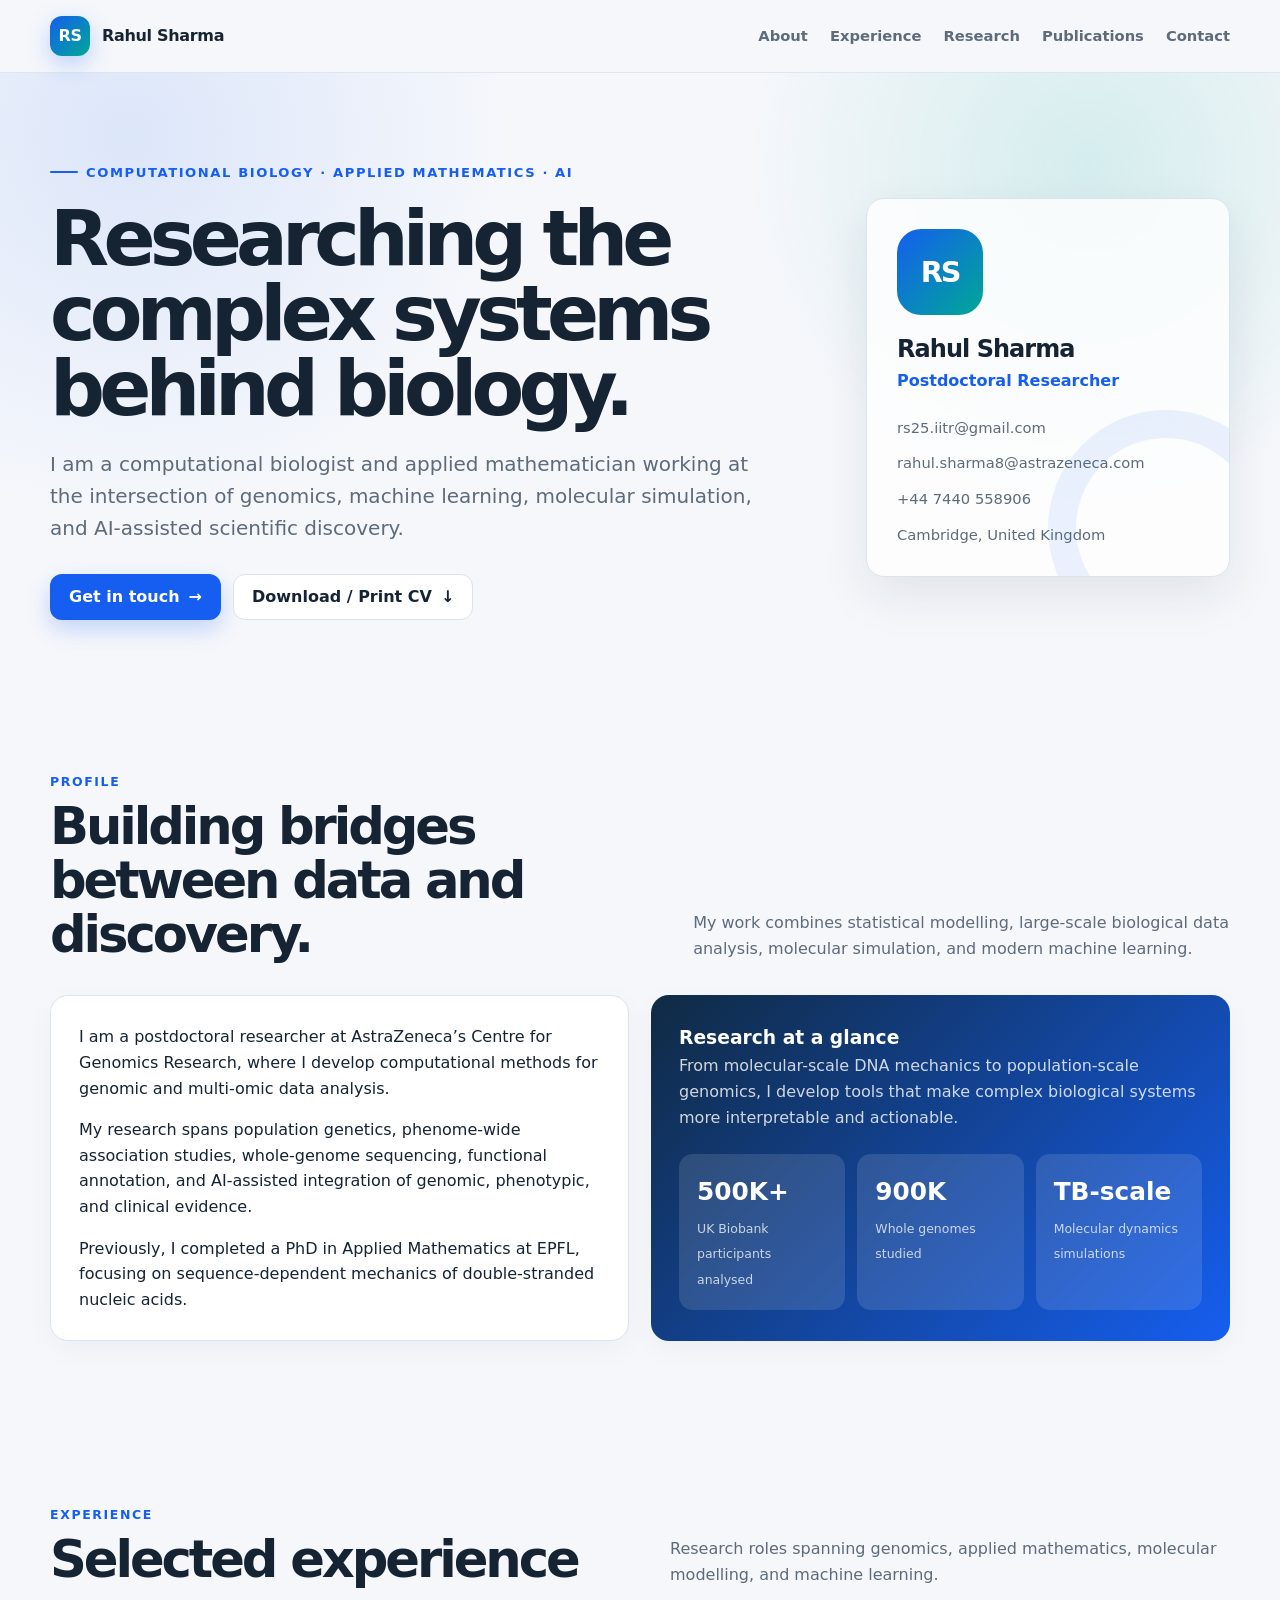
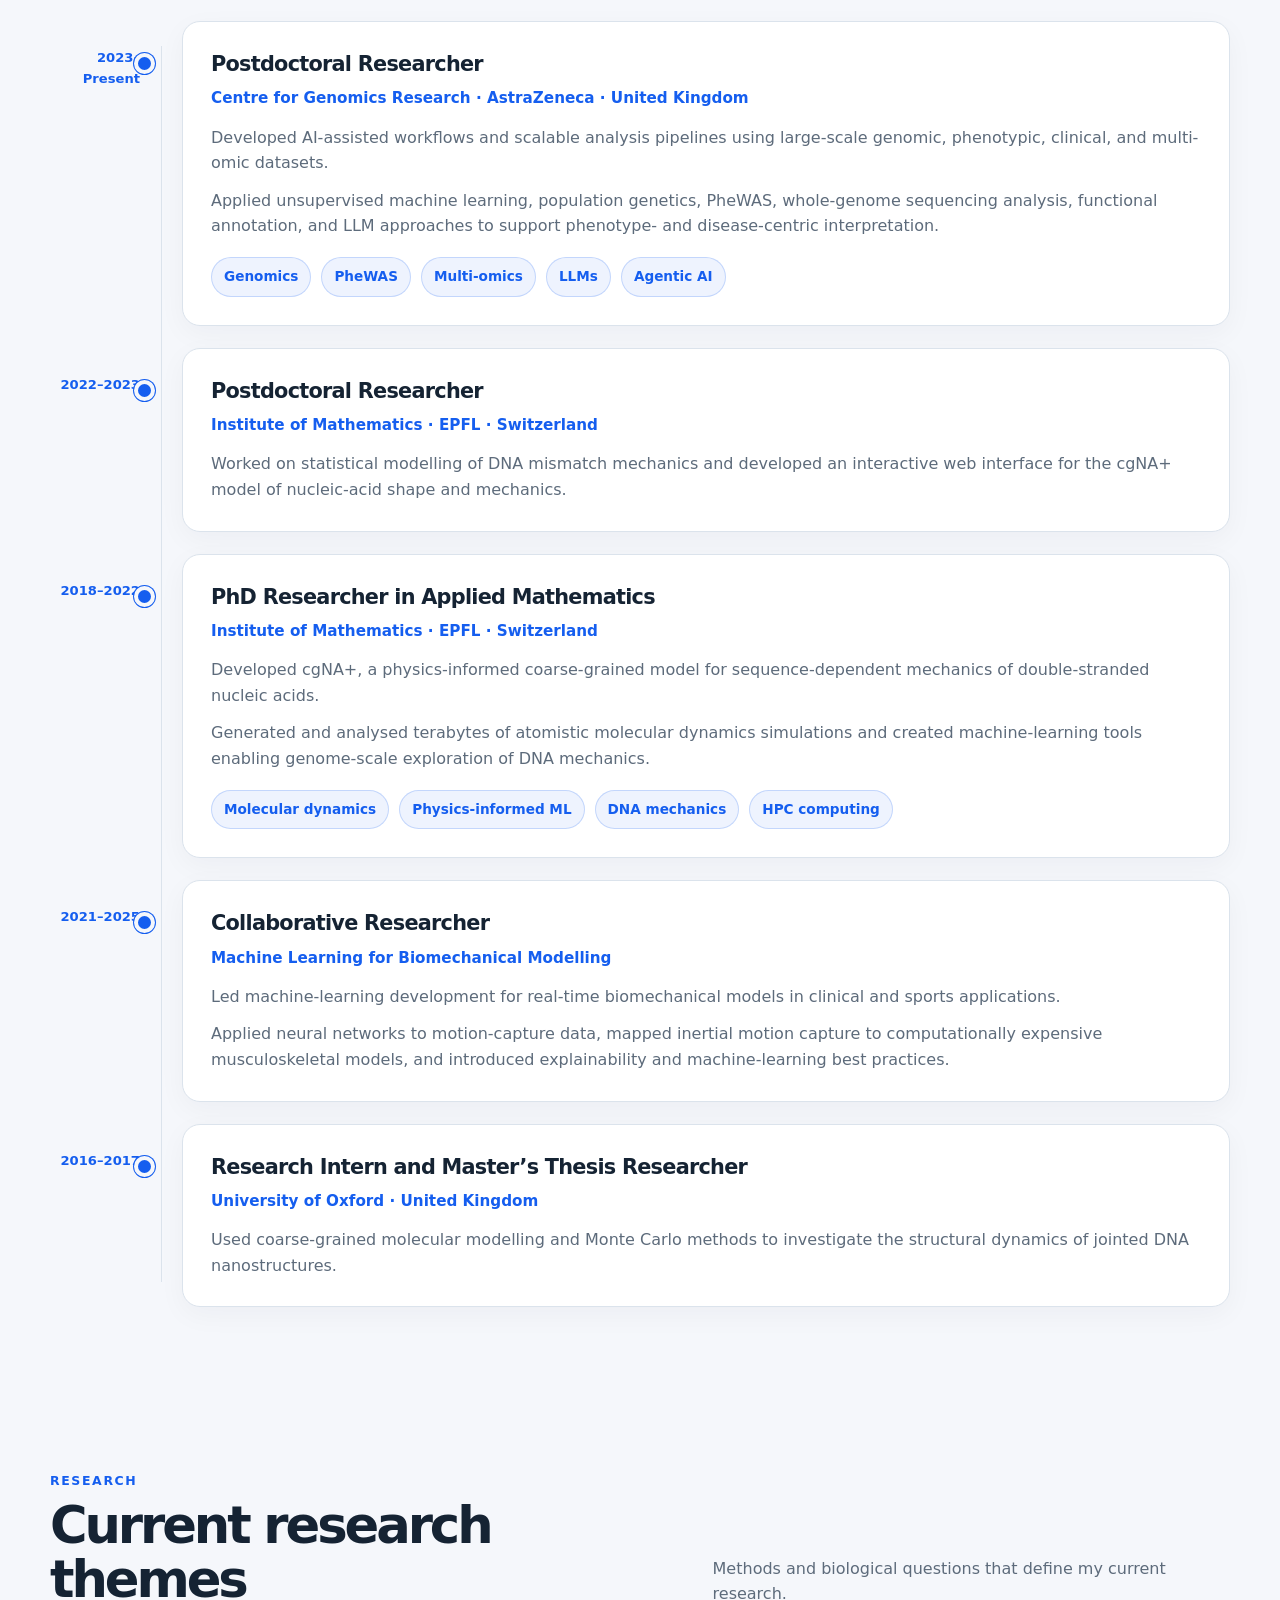
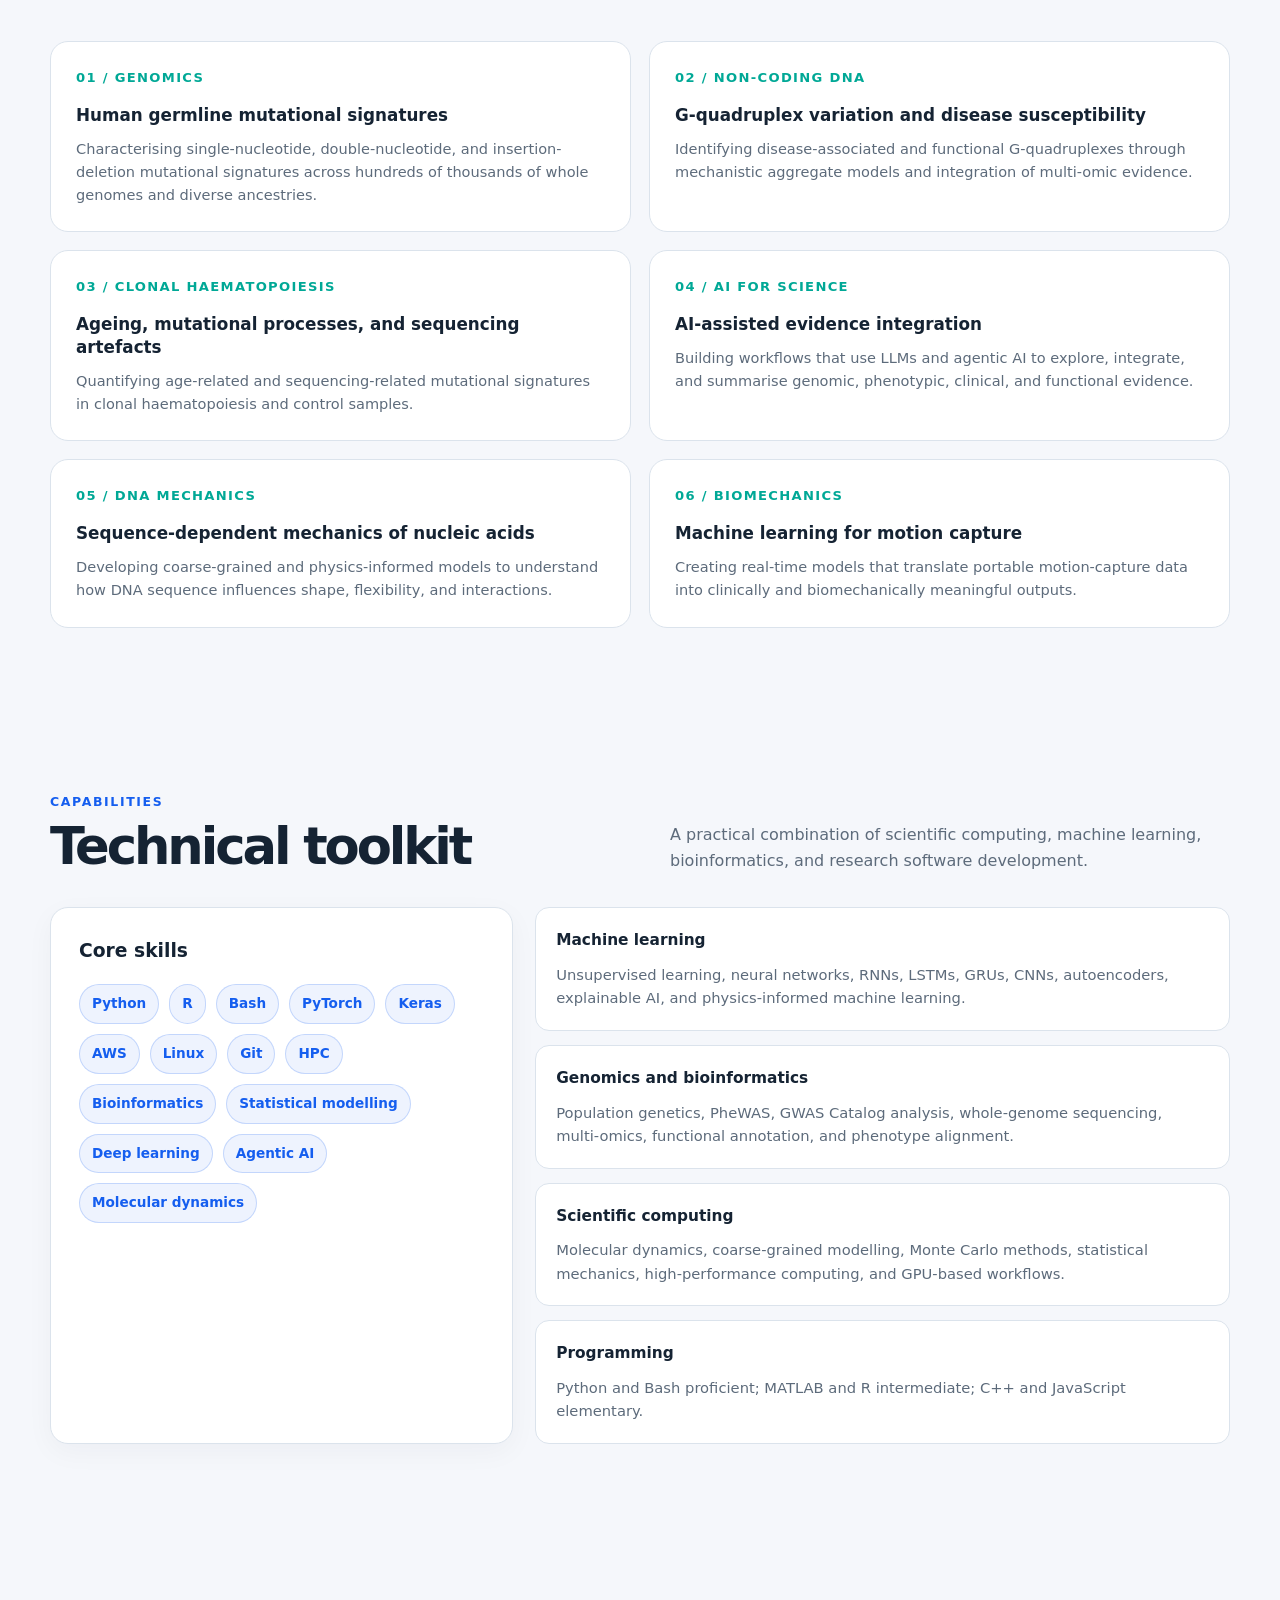
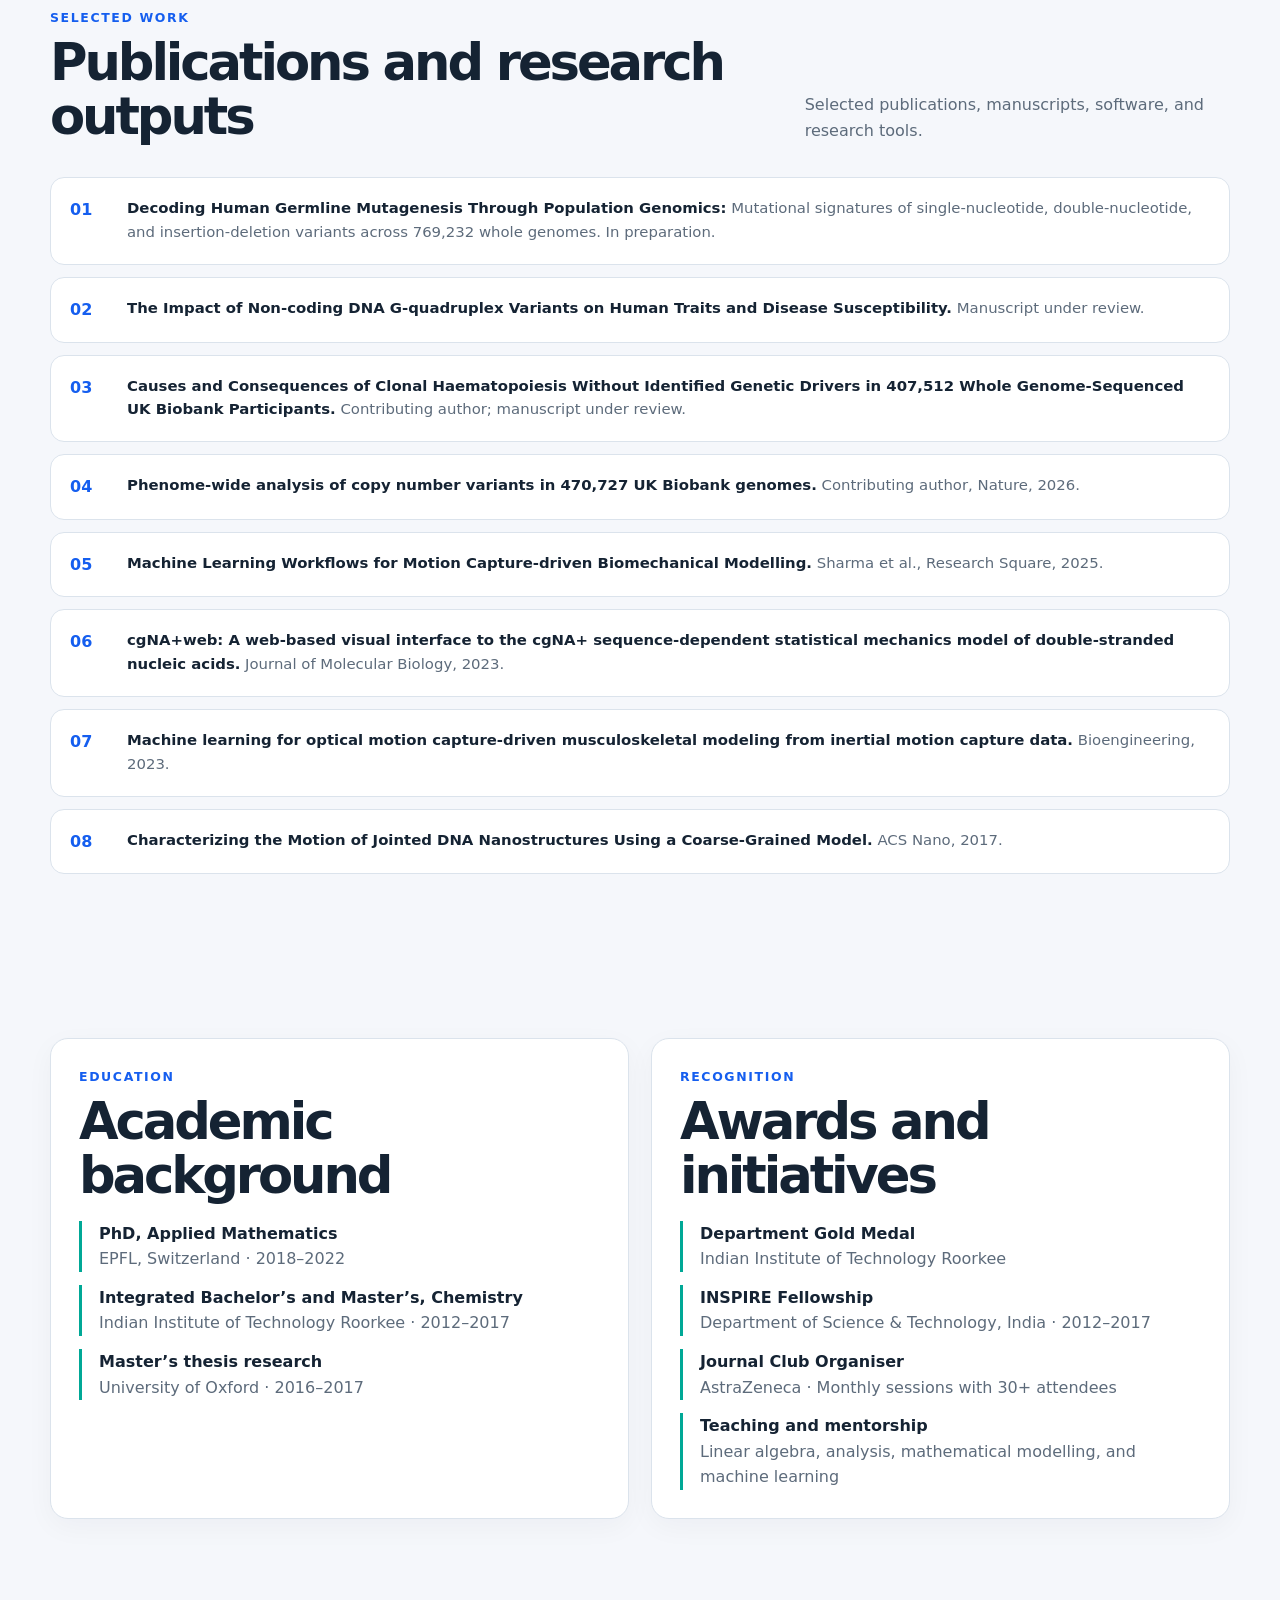
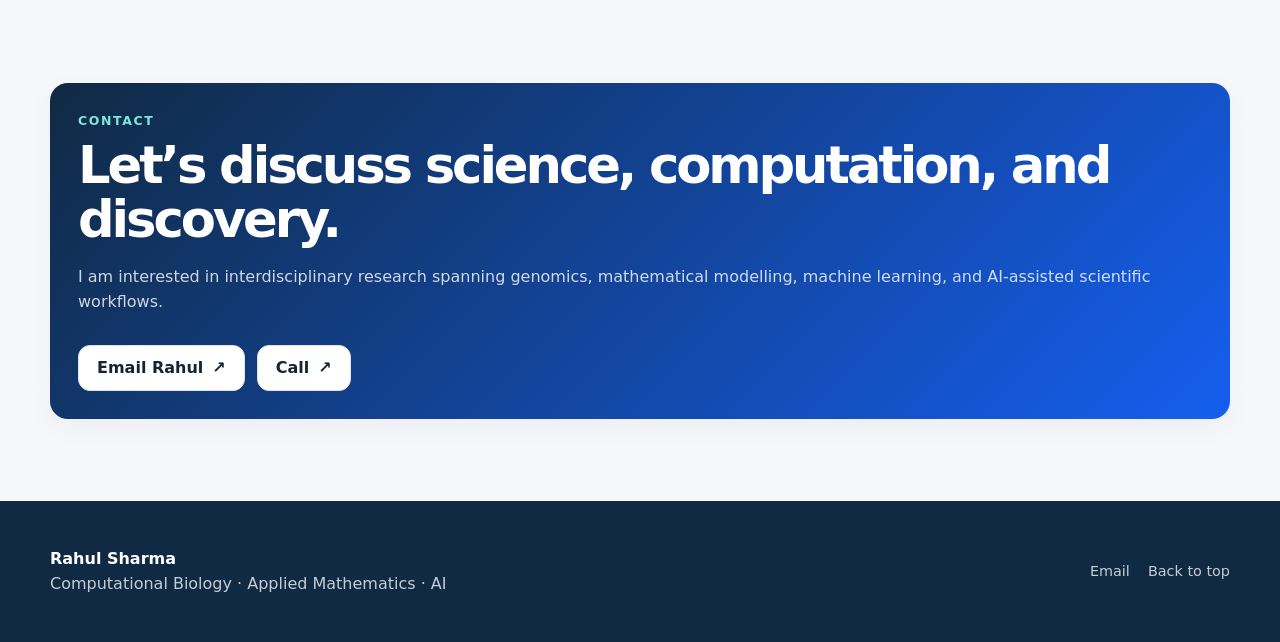
<file: index.html>
<!DOCTYPE html>
<html lang="en">
<head>
  <meta charset="UTF-8" />
  <meta name="viewport" content="width=device-width, initial-scale=1.0" />
  <meta
    name="description"
    content="Rahul Sharma — computational biologist, applied mathematician, and machine learning researcher."
  />
  <title>Rahul Sharma | Computational Biologist & ML Researcher</title>

  <style>
    :root {
      --bg: #f5f7fb;
      --surface: #ffffff;
      --surface-muted: #eef3f8;
      --text: #152333;
      --text-muted: #5d6b7b;
      --primary: #155eef;
      --primary-dark: #0b3ca7;
      --accent: #00a896;
      --border: #dbe3ec;
      --shadow: 0 18px 50px rgba(21, 35, 51, 0.09);
      --radius: 18px;
      --max-width: 1180px;
    }

    * {
      box-sizing: border-box;
      margin: 0;
      padding: 0;
    }

    html {
      scroll-behavior: smooth;
    }

    body {
      background: var(--bg);
      color: var(--text);
      font-family:
        Inter, ui-sans-serif, system-ui, -apple-system, BlinkMacSystemFont,
        "Segoe UI", sans-serif;
      line-height: 1.6;
    }

    a {
      color: inherit;
      text-decoration: none;
    }

    button {
      font: inherit;
    }

    .container {
      width: min(100% - 40px, var(--max-width));
      margin-inline: auto;
    }

    .site-header {
      position: sticky;
      top: 0;
      z-index: 20;
      background: rgba(245, 247, 251, 0.9);
      border-bottom: 1px solid rgba(219, 227, 236, 0.8);
      backdrop-filter: blur(18px);
    }

    .nav {
      min-height: 72px;
      display: flex;
      align-items: center;
      justify-content: space-between;
      gap: 24px;
    }

    .brand {
      display: flex;
      align-items: center;
      gap: 12px;
      font-weight: 800;
      letter-spacing: -0.02em;
    }

    .brand-mark {
      width: 40px;
      height: 40px;
      display: grid;
      place-items: center;
      border-radius: 12px;
      color: #ffffff;
      background: linear-gradient(135deg, var(--primary), var(--accent));
      box-shadow: 0 8px 22px rgba(21, 94, 239, 0.25);
    }

    .nav-links {
      display: flex;
      align-items: center;
      gap: 22px;
      color: var(--text-muted);
      font-size: 0.92rem;
      font-weight: 650;
    }

    .nav-links a {
      transition: color 0.2s ease;
    }

    .nav-links a:hover {
      color: var(--primary);
    }

    .hero {
      padding: 82px 0 70px;
      background:
        radial-gradient(circle at 85% 15%, rgba(0, 168, 150, 0.13), transparent 28%),
        radial-gradient(circle at 10% 10%, rgba(21, 94, 239, 0.11), transparent 30%);
    }

    .hero-grid {
      display: grid;
      grid-template-columns: 1.35fr 0.65fr;
      gap: 60px;
      align-items: center;
    }

    .eyebrow {
      display: inline-flex;
      align-items: center;
      gap: 8px;
      margin-bottom: 18px;
      color: var(--primary);
      font-size: 0.82rem;
      font-weight: 800;
      letter-spacing: 0.12em;
      text-transform: uppercase;
    }

    .eyebrow::before {
      content: "";
      width: 28px;
      height: 2px;
      background: var(--primary);
      border-radius: 10px;
    }

    h1 {
      max-width: 800px;
      margin-bottom: 22px;
      font-size: clamp(2.7rem, 6vw, 5.5rem);
      line-height: 0.98;
      letter-spacing: -0.075em;
    }

    .hero-description {
      max-width: 720px;
      color: var(--text-muted);
      font-size: clamp(1.05rem, 2vw, 1.25rem);
    }

    .hero-actions {
      display: flex;
      flex-wrap: wrap;
      gap: 12px;
      margin-top: 30px;
    }

    .button {
      display: inline-flex;
      align-items: center;
      justify-content: center;
      gap: 9px;
      min-height: 46px;
      padding: 0 18px;
      border: 1px solid transparent;
      border-radius: 12px;
      cursor: pointer;
      font-weight: 750;
      transition:
        transform 0.2s ease,
        box-shadow 0.2s ease,
        background 0.2s ease;
    }

    .button:hover {
      transform: translateY(-2px);
    }

    .button-primary {
      color: #ffffff;
      background: var(--primary);
      box-shadow: 0 9px 22px rgba(21, 94, 239, 0.23);
    }

    .button-primary:hover {
      background: var(--primary-dark);
    }

    .button-secondary {
      color: var(--text);
      background: var(--surface);
      border-color: var(--border);
    }

    .button-secondary:hover {
      box-shadow: var(--shadow);
    }

    .profile-card {
      position: relative;
      padding: 30px;
      overflow: hidden;
      border: 1px solid var(--border);
      border-radius: var(--radius);
      background: rgba(255, 255, 255, 0.78);
      box-shadow: var(--shadow);
    }

    .profile-card::after {
      content: "";
      position: absolute;
      right: -55px;
      bottom: -70px;
      width: 180px;
      height: 180px;
      border: 28px solid rgba(21, 94, 239, 0.08);
      border-radius: 50%;
    }

    .profile-initials {
      width: 86px;
      height: 86px;
      display: grid;
      place-items: center;
      margin-bottom: 22px;
      border-radius: 24px;
      color: #ffffff;
      background: linear-gradient(135deg, var(--primary), var(--accent));
      font-size: 1.8rem;
      font-weight: 850;
      letter-spacing: -0.08em;
    }

    .profile-card h2 {
      margin-bottom: 6px;
      font-size: 1.5rem;
      letter-spacing: -0.04em;
    }

    .profile-role {
      margin-bottom: 22px;
      color: var(--primary);
      font-weight: 750;
    }

    .contact-list {
      display: grid;
      gap: 12px;
      color: var(--text-muted);
      font-size: 0.92rem;
    }

    .contact-list a:hover {
      color: var(--primary);
    }

    .section {
      padding: 82px 0;
    }

    .section-header {
      display: flex;
      align-items: end;
      justify-content: space-between;
      gap: 30px;
      margin-bottom: 34px;
    }

    .section-label {
      margin-bottom: 8px;
      color: var(--primary);
      font-size: 0.78rem;
      font-weight: 850;
      letter-spacing: 0.13em;
      text-transform: uppercase;
    }

    h2 {
      font-size: clamp(2rem, 4vw, 3.2rem);
      line-height: 1.05;
      letter-spacing: -0.06em;
    }

    .section-intro {
      max-width: 560px;
      color: var(--text-muted);
    }

    .about-grid {
      display: grid;
      grid-template-columns: 1fr 1fr;
      gap: 22px;
    }

    .card {
      padding: 28px;
      border: 1px solid var(--border);
      border-radius: var(--radius);
      background: var(--surface);
      box-shadow: 0 8px 28px rgba(21, 35, 51, 0.04);
    }

    .card p + p {
      margin-top: 16px;
    }

    .highlight-card {
      background: linear-gradient(135deg, #102a43, #155eef);
      color: #ffffff;
      border: 0;
    }

    .highlight-card p {
      color: rgba(255, 255, 255, 0.8);
    }

    .stats {
      display: grid;
      grid-template-columns: repeat(3, 1fr);
      gap: 12px;
      margin-top: 24px;
    }

    .stat {
      padding: 18px;
      border-radius: 14px;
      background: rgba(255, 255, 255, 0.12);
    }

    .stat strong {
      display: block;
      margin-bottom: 3px;
      font-size: 1.55rem;
    }

    .stat span {
      color: rgba(255, 255, 255, 0.75);
      font-size: 0.78rem;
    }

    .timeline {
      position: relative;
      display: grid;
      gap: 22px;
    }

    .timeline::before {
      content: "";
      position: absolute;
      top: 25px;
      bottom: 25px;
      left: 111px;
      width: 1px;
      background: var(--border);
    }

    .timeline-item {
      position: relative;
      display: grid;
      grid-template-columns: 90px 1fr;
      gap: 42px;
    }

    .timeline-date {
      padding-top: 26px;
      color: var(--primary);
      font-size: 0.82rem;
      font-weight: 800;
      text-align: right;
    }

    .timeline-content {
      position: relative;
      padding: 26px 28px 28px;
    }

    .timeline-content::before {
      content: "";
      position: absolute;
      top: 31px;
      left: -49px;
      width: 13px;
      height: 13px;
      border: 4px solid var(--bg);
      border-radius: 50%;
      background: var(--primary);
      box-shadow: 0 0 0 1px var(--primary);
    }

    .timeline-content h3 {
      margin-bottom: 5px;
      font-size: 1.3rem;
      letter-spacing: -0.035em;
    }

    .timeline-content h4 {
      margin-bottom: 14px;
      color: var(--primary);
      font-size: 0.95rem;
    }

    .timeline-content p {
      color: var(--text-muted);
    }

    .timeline-content p + p {
      margin-top: 12px;
    }

    .tag-grid {
      display: flex;
      flex-wrap: wrap;
      gap: 10px;
    }

    .tag {
      padding: 8px 12px;
      border: 1px solid var(--border);
      border-radius: 999px;
      color: var(--text-muted);
      background: var(--surface);
      font-size: 0.85rem;
      font-weight: 650;
    }

    .tag.primary {
      color: var(--primary);
      border-color: rgba(21, 94, 239, 0.2);
      background: rgba(21, 94, 239, 0.07);
    }

    .skills-layout {
      display: grid;
      grid-template-columns: 0.8fr 1.2fr;
      gap: 22px;
    }

    .skill-groups {
      display: grid;
      gap: 14px;
    }

    .skill-group {
      padding: 20px;
      border: 1px solid var(--border);
      border-radius: 14px;
      background: var(--surface);
    }

    .skill-group h3 {
      margin-bottom: 10px;
      font-size: 0.96rem;
    }

    .skill-group p {
      color: var(--text-muted);
      font-size: 0.92rem;
    }

    .research-grid {
      display: grid;
      grid-template-columns: repeat(2, 1fr);
      gap: 18px;
    }

    .research-card {
      padding: 25px;
      border: 1px solid var(--border);
      border-radius: var(--radius);
      background: var(--surface);
      transition:
        transform 0.2s ease,
        box-shadow 0.2s ease;
    }

    .research-card:hover {
      transform: translateY(-4px);
      box-shadow: var(--shadow);
    }

    .research-number {
      margin-bottom: 16px;
      color: var(--accent);
      font-size: 0.82rem;
      font-weight: 850;
      letter-spacing: 0.1em;
    }

    .research-card h3 {
      margin-bottom: 10px;
      font-size: 1.05rem;
      line-height: 1.35;
    }

    .research-card p {
      color: var(--text-muted);
      font-size: 0.91rem;
    }

    .publication-list {
      display: grid;
      gap: 12px;
    }

    .publication {
      display: grid;
      grid-template-columns: 42px 1fr;
      gap: 15px;
      padding: 19px;
      border: 1px solid var(--border);
      border-radius: 14px;
      background: var(--surface);
    }

    .publication-number {
      color: var(--primary);
      font-weight: 850;
    }

    .publication p {
      color: var(--text-muted);
      font-size: 0.93rem;
    }

    .publication strong {
      color: var(--text);
    }

    .two-column {
      display: grid;
      grid-template-columns: 1fr 1fr;
      gap: 22px;
    }

    .simple-list {
      display: grid;
      gap: 13px;
      margin-top: 18px;
    }

    .simple-list div {
      padding-left: 17px;
      border-left: 3px solid var(--accent);
      color: var(--text-muted);
    }

    .simple-list strong {
      display: block;
      color: var(--text);
    }

    .footer {
      padding: 45px 0;
      color: rgba(255, 255, 255, 0.76);
      background: #102a43;
    }

    .footer-content {
      display: flex;
      justify-content: space-between;
      gap: 24px;
      align-items: center;
    }

    .footer strong {
      color: #ffffff;
    }

    .footer-links {
      display: flex;
      flex-wrap: wrap;
      gap: 18px;
      font-size: 0.9rem;
    }

    .footer-links a:hover {
      color: #ffffff;
    }

    .back-to-top {
      position: fixed;
      right: 22px;
      bottom: 22px;
      width: 44px;
      height: 44px;
      display: grid;
      place-items: center;
      border: 0;
      border-radius: 50%;
      color: #ffffff;
      background: var(--primary);
      cursor: pointer;
      opacity: 0;
      pointer-events: none;
      transition: opacity 0.2s ease;
      box-shadow: 0 10px 24px rgba(21, 94, 239, 0.28);
    }

    .back-to-top.visible {
      opacity: 1;
      pointer-events: auto;
    }

    @media (max-width: 850px) {
      .nav-links {
        display: none;
      }

      .hero-grid,
      .about-grid,
      .skills-layout,
      .two-column {
        grid-template-columns: 1fr;
      }

      .research-grid {
        grid-template-columns: 1fr;
      }

      .hero {
        padding-top: 58px;
      }

      .section {
        padding: 60px 0;
      }
    }

    @media (max-width: 600px) {
      .container {
        width: min(100% - 28px, var(--max-width));
      }

      h1 {
        font-size: 3rem;
      }

      .profile-card,
      .card,
      .timeline-content,
      .research-card {
        padding: 22px;
      }

      .timeline::before {
        left: 6px;
      }

      .timeline-item {
        display: block;
        padding-left: 28px;
      }

      .timeline-date {
        padding: 0 0 8px;
        text-align: left;
      }

      .timeline-content::before {
        top: 27px;
        left: -29px;
      }

      .stats {
        grid-template-columns: 1fr;
      }

      .footer-content {
        align-items: flex-start;
        flex-direction: column;
      }
    }

    @media print {
      .site-header,
      .hero-actions,
      .back-to-top,
      .footer-links {
        display: none !important;
      }

      body {
        background: #ffffff;
      }

      .hero {
        padding: 30px 0;
      }

      .section {
        padding: 30px 0;
        break-inside: avoid;
      }

      .card,
      .timeline-content,
      .research-card,
      .publication {
        box-shadow: none;
      }

      a {
        color: inherit;
      }
    }
  </style>
</head>

<body>
  <header class="site-header">
    <div class="container nav">
      <a class="brand" href="#top" aria-label="Rahul Sharma home">
        <span class="brand-mark">RS</span>
        <span>Rahul Sharma</span>
      </a>

      <nav class="nav-links" aria-label="Main navigation">
        <a href="#about">About</a>
        <a href="#experience">Experience</a>
        <a href="#research">Research</a>
        <a href="#publications">Publications</a>
        <a href="#contact">Contact</a>
      </nav>
    </div>
  </header>

  <main id="top">
    <section class="hero">
      <div class="container hero-grid">
        <div>
          <div class="eyebrow">Computational Biology · Applied Mathematics · AI</div>

          <h1>Researching the complex systems behind biology.</h1>

          <p class="hero-description">
            I am a computational biologist and applied mathematician working at the
            intersection of genomics, machine learning, molecular simulation, and
            AI-assisted scientific discovery.
          </p>

          <div class="hero-actions">
            <a class="button button-primary" href="#contact">
              Get in touch
              <span aria-hidden="true">→</span>
            </a>

            <button class="button button-secondary" onclick="window.print()">
              Download / Print CV
              <span aria-hidden="true">↓</span>
            </button>
          </div>
        </div>

        <aside class="profile-card">
          <div class="profile-initials">RS</div>

          <h2>Rahul Sharma</h2>
          <p class="profile-role">Postdoctoral Researcher</p>

          <div class="contact-list">
            <a href="mailto:rs25.iitr@gmail.com">rs25.iitr@gmail.com</a>
            <a href="mailto:rahul.sharma8@astrazeneca.com">
              rahul.sharma8@astrazeneca.com
            </a>
            <a href="tel:+447440558906">+44 7440 558906</a>
            <span>Cambridge, United Kingdom</span>
          </div>
        </aside>
      </div>
    </section>

    <section class="section" id="about">
      <div class="container">
        <div class="section-header">
          <div>
            <div class="section-label">Profile</div>
            <h2>Building bridges between data and discovery.</h2>
          </div>

          <p class="section-intro">
            My work combines statistical modelling, large-scale biological data
            analysis, molecular simulation, and modern machine learning.
          </p>
        </div>

        <div class="about-grid">
          <article class="card">
            <p>
              I am a postdoctoral researcher at AstraZeneca’s Centre for Genomics
              Research, where I develop computational methods for genomic and
              multi-omic data analysis.
            </p>

            <p>
              My research spans population genetics, phenome-wide association
              studies, whole-genome sequencing, functional annotation, and
              AI-assisted integration of genomic, phenotypic, and clinical evidence.
            </p>

            <p>
              Previously, I completed a PhD in Applied Mathematics at EPFL, focusing
              on sequence-dependent mechanics of double-stranded nucleic acids.
            </p>
          </article>

          <article class="card highlight-card">
            <h3>Research at a glance</h3>
            <p>
              From molecular-scale DNA mechanics to population-scale genomics, I
              develop tools that make complex biological systems more interpretable
              and actionable.
            </p>

            <div class="stats">
              <div class="stat">
                <strong>500K+</strong>
                <span>UK Biobank participants analysed</span>
              </div>

              <div class="stat">
                <strong>900K</strong>
                <span>Whole genomes studied</span>
              </div>

              <div class="stat">
                <strong>TB-scale</strong>
                <span>Molecular dynamics simulations</span>
              </div>
            </div>
          </article>
        </div>
      </div>
    </section>

    <section class="section" id="experience">
      <div class="container">
        <div class="section-header">
          <div>
            <div class="section-label">Experience</div>
            <h2>Selected experience</h2>
          </div>

          <p class="section-intro">
            Research roles spanning genomics, applied mathematics, molecular
            modelling, and machine learning.
          </p>
        </div>

        <div class="timeline">
          <article class="timeline-item">
            <div class="timeline-date">2023–Present</div>

            <div class="timeline-content card">
              <h3>Postdoctoral Researcher</h3>
              <h4>Centre for Genomics Research · AstraZeneca · United Kingdom</h4>

              <p>
                Developed AI-assisted workflows and scalable analysis pipelines
                using large-scale genomic, phenotypic, clinical, and multi-omic
                datasets.
              </p>

              <p>
                Applied unsupervised machine learning, population genetics, PheWAS,
                whole-genome sequencing analysis, functional annotation, and LLM
                approaches to support phenotype- and disease-centric interpretation.
              </p>

              <div class="tag-grid" style="margin-top: 18px;">
                <span class="tag primary">Genomics</span>
                <span class="tag primary">PheWAS</span>
                <span class="tag primary">Multi-omics</span>
                <span class="tag primary">LLMs</span>
                <span class="tag primary">Agentic AI</span>
              </div>
            </div>
          </article>

          <article class="timeline-item">
            <div class="timeline-date">2022–2023</div>

            <div class="timeline-content card">
              <h3>Postdoctoral Researcher</h3>
              <h4>Institute of Mathematics · EPFL · Switzerland</h4>

              <p>
                Worked on statistical modelling of DNA mismatch mechanics and
                developed an interactive web interface for the cgNA+ model of
                nucleic-acid shape and mechanics.
              </p>
            </div>
          </article>

          <article class="timeline-item">
            <div class="timeline-date">2018–2022</div>

            <div class="timeline-content card">
              <h3>PhD Researcher in Applied Mathematics</h3>
              <h4>Institute of Mathematics · EPFL · Switzerland</h4>

              <p>
                Developed cgNA+, a physics-informed coarse-grained model for
                sequence-dependent mechanics of double-stranded nucleic acids.
              </p>

              <p>
                Generated and analysed terabytes of atomistic molecular dynamics
                simulations and created machine-learning tools enabling
                genome-scale exploration of DNA mechanics.
              </p>

              <div class="tag-grid" style="margin-top: 18px;">
                <span class="tag primary">Molecular dynamics</span>
                <span class="tag primary">Physics-informed ML</span>
                <span class="tag primary">DNA mechanics</span>
                <span class="tag primary">HPC computing</span>
              </div>
            </div>
          </article>

          <article class="timeline-item">
            <div class="timeline-date">2021–2025</div>

            <div class="timeline-content card">
              <h3>Collaborative Researcher</h3>
              <h4>Machine Learning for Biomechanical Modelling</h4>

              <p>
                Led machine-learning development for real-time biomechanical models
                in clinical and sports applications.
              </p>

              <p>
                Applied neural networks to motion-capture data, mapped inertial
                motion capture to computationally expensive musculoskeletal models,
                and introduced explainability and machine-learning best practices.
              </p>
            </div>
          </article>

          <article class="timeline-item">
            <div class="timeline-date">2016–2017</div>

            <div class="timeline-content card">
              <h3>Research Intern and Master’s Thesis Researcher</h3>
              <h4>University of Oxford · United Kingdom</h4>

              <p>
                Used coarse-grained molecular modelling and Monte Carlo methods to
                investigate the structural dynamics of jointed DNA nanostructures.
              </p>
            </div>
          </article>
        </div>
      </div>
    </section>

    <section class="section" id="research">
      <div class="container">
        <div class="section-header">
          <div>
            <div class="section-label">Research</div>
            <h2>Current research themes</h2>
          </div>

          <p class="section-intro">
            Methods and biological questions that define my current research.
          </p>
        </div>

        <div class="research-grid">
          <article class="research-card">
            <div class="research-number">01 / GENOMICS</div>
            <h3>Human germline mutational signatures</h3>
            <p>
              Characterising single-nucleotide, double-nucleotide, and
              insertion-deletion mutational signatures across hundreds of thousands
              of whole genomes and diverse ancestries.
            </p>
          </article>

          <article class="research-card">
            <div class="research-number">02 / NON-CODING DNA</div>
            <h3>G-quadruplex variation and disease susceptibility</h3>
            <p>
              Identifying disease-associated and functional G-quadruplexes through
              mechanistic aggregate models and integration of multi-omic evidence.
            </p>
          </article>

          <article class="research-card">
            <div class="research-number">03 / CLONAL HAEMATOPOIESIS</div>
            <h3>Ageing, mutational processes, and sequencing artefacts</h3>
            <p>
              Quantifying age-related and sequencing-related mutational signatures
              in clonal haematopoiesis and control samples.
            </p>
          </article>

          <article class="research-card">
            <div class="research-number">04 / AI FOR SCIENCE</div>
            <h3>AI-assisted evidence integration</h3>
            <p>
              Building workflows that use LLMs and agentic AI to explore, integrate,
              and summarise genomic, phenotypic, clinical, and functional evidence.
            </p>
          </article>

          <article class="research-card">
            <div class="research-number">05 / DNA MECHANICS</div>
            <h3>Sequence-dependent mechanics of nucleic acids</h3>
            <p>
              Developing coarse-grained and physics-informed models to understand
              how DNA sequence influences shape, flexibility, and interactions.
            </p>
          </article>

          <article class="research-card">
            <div class="research-number">06 / BIOMECHANICS</div>
            <h3>Machine learning for motion capture</h3>
            <p>
              Creating real-time models that translate portable motion-capture data
              into clinically and biomechanically meaningful outputs.
            </p>
          </article>
        </div>
      </div>
    </section>

    <section class="section" id="skills">
      <div class="container">
        <div class="section-header">
          <div>
            <div class="section-label">Capabilities</div>
            <h2>Technical toolkit</h2>
          </div>

          <p class="section-intro">
            A practical combination of scientific computing, machine learning,
            bioinformatics, and research software development.
          </p>
        </div>

        <div class="skills-layout">
          <div class="card">
            <h3 style="margin-bottom: 18px;">Core skills</h3>

            <div class="tag-grid">
              <span class="tag primary">Python</span>
              <span class="tag primary">R</span>
              <span class="tag primary">Bash</span>
              <span class="tag primary">PyTorch</span>
              <span class="tag primary">Keras</span>
              <span class="tag primary">AWS</span>
              <span class="tag primary">Linux</span>
              <span class="tag primary">Git</span>
              <span class="tag primary">HPC</span>
              <span class="tag primary">Bioinformatics</span>
              <span class="tag primary">Statistical modelling</span>
              <span class="tag primary">Deep learning</span>
              <span class="tag primary">Agentic AI</span>
              <span class="tag primary">Molecular dynamics</span>
            </div>
          </div>

          <div class="skill-groups">
            <div class="skill-group">
              <h3>Machine learning</h3>
              <p>
                Unsupervised learning, neural networks, RNNs, LSTMs, GRUs, CNNs,
                autoencoders, explainable AI, and physics-informed machine learning.
              </p>
            </div>

            <div class="skill-group">
              <h3>Genomics and bioinformatics</h3>
              <p>
                Population genetics, PheWAS, GWAS Catalog analysis, whole-genome
                sequencing, multi-omics, functional annotation, and phenotype
                alignment.
              </p>
            </div>

            <div class="skill-group">
              <h3>Scientific computing</h3>
              <p>
                Molecular dynamics, coarse-grained modelling, Monte Carlo methods,
                statistical mechanics, high-performance computing, and GPU-based
                workflows.
              </p>
            </div>

            <div class="skill-group">
              <h3>Programming</h3>
              <p>
                Python and Bash proficient; MATLAB and R intermediate; C++ and
                JavaScript elementary.
              </p>
            </div>
          </div>
        </div>
      </div>
    </section>

    <section class="section" id="publications">
      <div class="container">
        <div class="section-header">
          <div>
            <div class="section-label">Selected work</div>
            <h2>Publications and research outputs</h2>
          </div>

          <p class="section-intro">
            Selected publications, manuscripts, software, and research tools.
          </p>
        </div>

        <div class="publication-list">
          <article class="publication">
            <div class="publication-number">01</div>
            <p>
              <strong>Decoding Human Germline Mutagenesis Through Population Genomics:</strong>
              Mutational signatures of single-nucleotide, double-nucleotide, and
              insertion-deletion variants across 769,232 whole genomes. In preparation.
            </p>
          </article>

          <article class="publication">
            <div class="publication-number">02</div>
            <p>
              <strong>The Impact of Non-coding DNA G-quadruplex Variants on Human Traits
              and Disease Susceptibility.</strong>
              Manuscript under review.
            </p>
          </article>

          <article class="publication">
            <div class="publication-number">03</div>
            <p>
              <strong>Causes and Consequences of Clonal Haematopoiesis Without Identified
              Genetic Drivers in 407,512 Whole Genome-Sequenced UK Biobank Participants.</strong>
              Contributing author; manuscript under review.
            </p>
          </article>

          <article class="publication">
            <div class="publication-number">04</div>
            <p>
              <strong>Phenome-wide analysis of copy number variants in 470,727 UK Biobank
              genomes.</strong>
              Contributing author, Nature, 2026.
            </p>
          </article>

          <article class="publication">
            <div class="publication-number">05</div>
            <p>
              <strong>Machine Learning Workflows for Motion Capture-driven Biomechanical
              Modelling.</strong>
              Sharma et al., Research Square, 2025.
            </p>
          </article>

          <article class="publication">
            <div class="publication-number">06</div>
            <p>
              <strong>cgNA+web: A web-based visual interface to the cgNA+ sequence-dependent
              statistical mechanics model of double-stranded nucleic acids.</strong>
              Journal of Molecular Biology, 2023.
            </p>
          </article>

          <article class="publication">
            <div class="publication-number">07</div>
            <p>
              <strong>Machine learning for optical motion capture-driven musculoskeletal
              modeling from inertial motion capture data.</strong>
              Bioengineering, 2023.
            </p>
          </article>

          <article class="publication">
            <div class="publication-number">08</div>
            <p>
              <strong>Characterizing the Motion of Jointed DNA Nanostructures Using a
              Coarse-Grained Model.</strong>
              ACS Nano, 2017.
            </p>
          </article>
        </div>
      </div>
    </section>

    <section class="section">
      <div class="container two-column">
        <article class="card">
          <div class="section-label">Education</div>
          <h2>Academic background</h2>

          <div class="simple-list">
            <div>
              <strong>PhD, Applied Mathematics</strong>
              EPFL, Switzerland · 2018–2022
            </div>

            <div>
              <strong>Integrated Bachelor’s and Master’s, Chemistry</strong>
              Indian Institute of Technology Roorkee · 2012–2017
            </div>

            <div>
              <strong>Master’s thesis research</strong>
              University of Oxford · 2016–2017
            </div>
          </div>
        </article>

        <article class="card">
          <div class="section-label">Recognition</div>
          <h2>Awards and initiatives</h2>

          <div class="simple-list">
            <div>
              <strong>Department Gold Medal</strong>
              Indian Institute of Technology Roorkee
            </div>

            <div>
              <strong>INSPIRE Fellowship</strong>
              Department of Science & Technology, India · 2012–2017
            </div>

            <div>
              <strong>Journal Club Organiser</strong>
              AstraZeneca · Monthly sessions with 30+ attendees
            </div>

            <div>
              <strong>Teaching and mentorship</strong>
              Linear algebra, analysis, mathematical modelling, and machine learning
            </div>
          </div>
        </article>
      </div>
    </section>

    <section class="section" id="contact">
      <div class="container">
        <div class="card highlight-card">
          <div class="section-label" style="color: #7ee7d7;">Contact</div>
          <h2>Let’s discuss science, computation, and discovery.</h2>

          <p style="margin-top: 17px;">
            I am interested in interdisciplinary research spanning genomics,
            mathematical modelling, machine learning, and AI-assisted scientific
            workflows.
          </p>

          <div class="hero-actions">
            <a class="button button-secondary" href="mailto:rs25.iitr@gmail.com">
              Email Rahul
              <span aria-hidden="true">↗</span>
            </a>

            <a class="button button-secondary" href="tel:+447440558906">
              Call
              <span aria-hidden="true">↗</span>
            </a>
          </div>
        </div>
      </div>
    </section>
  </main>

  <footer class="footer">
    <div class="container footer-content">
      <p>
        <strong>Rahul Sharma</strong><br />
        Computational Biology · Applied Mathematics · AI
      </p>

      <div class="footer-links">
        <a href="mailto:rs25.iitr@gmail.com">Email</a>
        <a href="#top">Back to top</a>
      </div>
    </div>
  </footer>

  <button
    class="back-to-top"
    id="backToTop"
    aria-label="Back to top"
    title="Back to top"
  >
    ↑
  </button>

  <script>
    const backToTop = document.getElementById("backToTop");

    window.addEventListener("scroll", () => {
      if (window.scrollY > 500) {
        backToTop.classList.add("visible");
      } else {
        backToTop.classList.remove("visible");
      }
    });

    backToTop.addEventListener("click", () => {
      window.scrollTo({
        top: 0,
        behavior: "smooth"
      });
    });
  </script>
</body>
</html>
</file>
